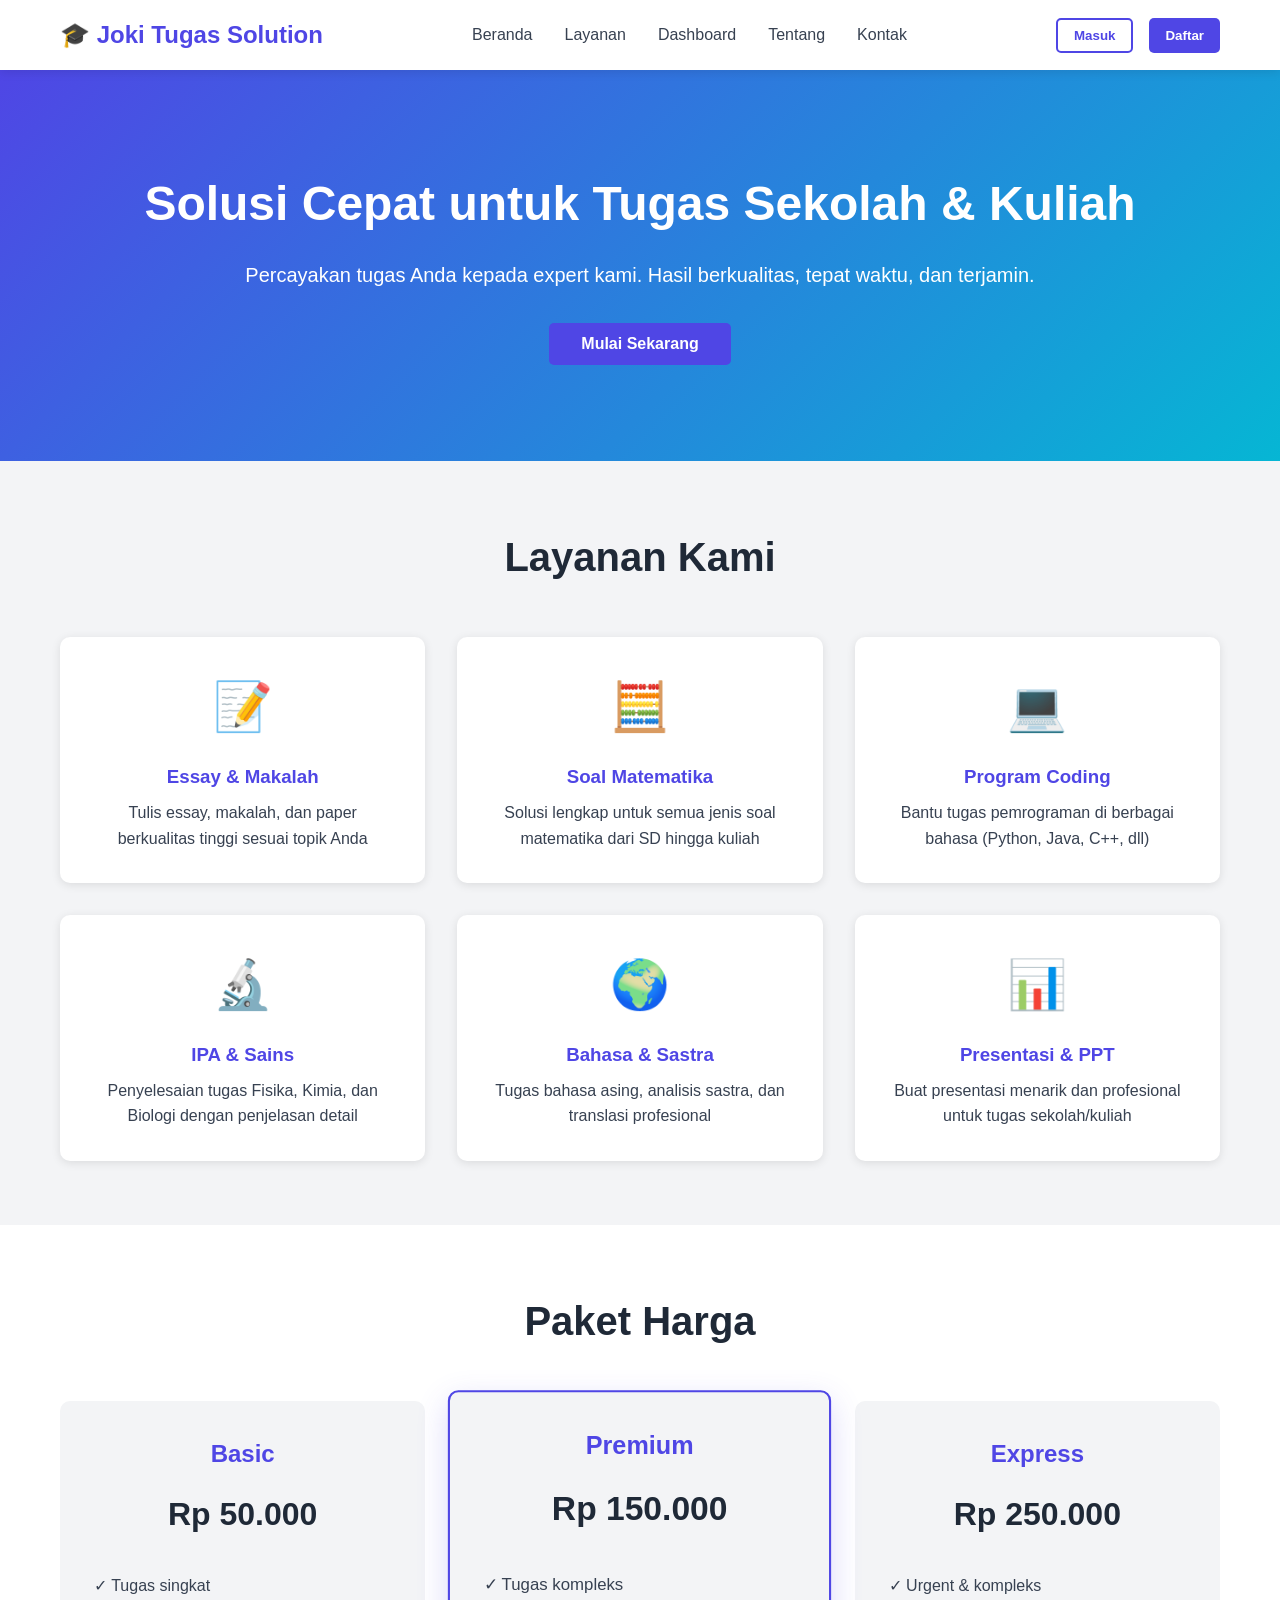
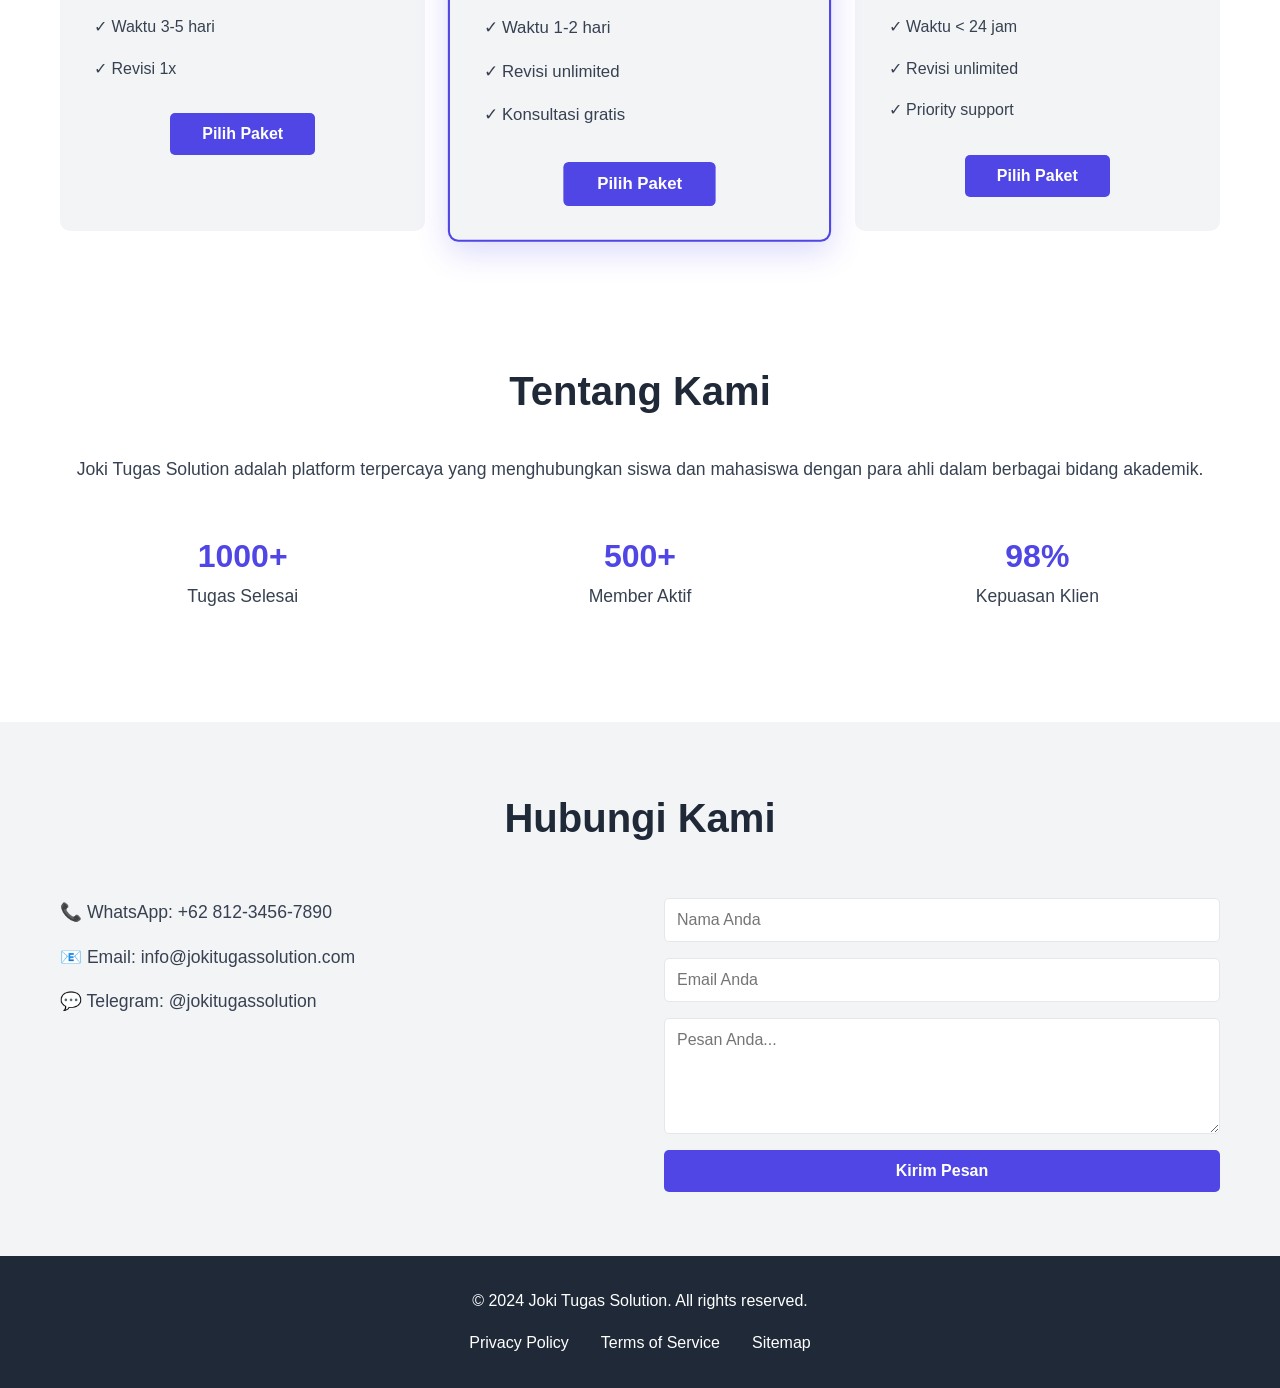
<file: index.html>
<!DOCTYPE html>
<html lang="id">
<head>
    <meta charset="UTF-8">
    <meta name="viewport" content="width=device-width, initial-scale=1.0">
    <title>Joki Tugas Solution - Platform Jasa Tugas Online</title>
    <link rel="stylesheet" href="style.css">
</head>
<body>
    <!-- Header/Navigation -->
    <header>
        <nav class="navbar">
            <div class="container">
                <div class="logo">
                    <h1>🎓 Joki Tugas Solution</h1>
                </div>
                <ul class="nav-links">
                    <li><a href="#home">Beranda</a></li>
                    <li><a href="#layanan">Layanan</a></li>
                    <li><a href="#dashboard">Dashboard</a></li>
                    <li><a href="#tentang">Tentang</a></li>
                    <li><a href="#kontak">Kontak</a></li>
                </ul>
                <div class="auth-buttons">
                    <button class="btn-login" onclick="showLogin()">Masuk</button>
                    <button class="btn-register" onclick="showRegister()">Daftar</button>
                </div>
            </div>
        </nav>
    </header>

    <!-- Hero Section -->
    <section id="home" class="hero">
        <div class="container">
            <div class="hero-content">
                <h2>Solusi Cepat untuk Tugas Sekolah & Kuliah</h2>
                <p>Percayakan tugas Anda kepada expert kami. Hasil berkualitas, tepat waktu, dan terjamin.</p>
                <button class="btn-primary" onclick="scrollTo('layanan')">Mulai Sekarang</button>
            </div>
        </div>
    </section>

    <!-- Layanan Section -->
    <section id="layanan" class="layanan">
        <div class="container">
            <h2>Layanan Kami</h2>
            <div class="layanan-grid">
                <div class="layanan-card">
                    <div class="icon">📝</div>
                    <h3>Essay & Makalah</h3>
                    <p>Tulis essay, makalah, dan paper berkualitas tinggi sesuai topik Anda</p>
                </div>
                <div class="layanan-card">
                    <div class="icon">🧮</div>
                    <h3>Soal Matematika</h3>
                    <p>Solusi lengkap untuk semua jenis soal matematika dari SD hingga kuliah</p>
                </div>
                <div class="layanan-card">
                    <div class="icon">💻</div>
                    <h3>Program Coding</h3>
                    <p>Bantu tugas pemrograman di berbagai bahasa (Python, Java, C++, dll)</p>
                </div>
                <div class="layanan-card">
                    <div class="icon">🔬</div>
                    <h3>IPA & Sains</h3>
                    <p>Penyelesaian tugas Fisika, Kimia, dan Biologi dengan penjelasan detail</p>
                </div>
                <div class="layanan-card">
                    <div class="icon">🌍</div>
                    <h3>Bahasa & Sastra</h3>
                    <p>Tugas bahasa asing, analisis sastra, dan translasi profesional</p>
                </div>
                <div class="layanan-card">
                    <div class="icon">📊</div>
                    <h3>Presentasi & PPT</h3>
                    <p>Buat presentasi menarik dan profesional untuk tugas sekolah/kuliah</p>
                </div>
            </div>
        </div>
    </section>

    <!-- Paket Harga -->
    <section id="pricing" class="pricing">
        <div class="container">
            <h2>Paket Harga</h2>
            <div class="pricing-grid">
                <div class="pricing-card">
                    <h3>Basic</h3>
                    <div class="price">Rp 50.000</div>
                    <ul>
                        <li>✓ Tugas singkat</li>
                        <li>✓ Waktu 3-5 hari</li>
                        <li>✓ Revisi 1x</li>
                    </ul>
                    <button class="btn-primary">Pilih Paket</button>
                </div>
                <div class="pricing-card featured">
                    <h3>Premium</h3>
                    <div class="price">Rp 150.000</div>
                    <ul>
                        <li>✓ Tugas kompleks</li>
                        <li>✓ Waktu 1-2 hari</li>
                        <li>✓ Revisi unlimited</li>
                        <li>✓ Konsultasi gratis</li>
                    </ul>
                    <button class="btn-primary">Pilih Paket</button>
                </div>
                <div class="pricing-card">
                    <h3>Express</h3>
                    <div class="price">Rp 250.000</div>
                    <ul>
                        <li>✓ Urgent & kompleks</li>
                        <li>✓ Waktu < 24 jam</li>
                        <li>✓ Revisi unlimited</li>
                        <li>✓ Priority support</li>
                    </ul>
                    <button class="btn-primary">Pilih Paket</button>
                </div>
            </div>
        </div>
    </section>

    <!-- Dashboard Member -->
    <section id="dashboard" class="dashboard hidden">
        <div class="container">
            <h2>Dashboard Member</h2>
            <div class="dashboard-content">
                <div class="sidebar">
                    <ul class="dashboard-menu">
                        <li><a href="#" onclick="showDashboardSection('pesanan')">Pesanan Saya</a></li>
                        <li><a href="#" onclick="showDashboardSection('buat-pesanan')">Buat Pesanan Baru</a></li>
                        <li><a href="#" onclick="showDashboardSection('riwayat')">Riwayat</a></li>
                        <li><a href="#" onclick="showDashboardSection('profil')">Profil</a></li>
                        <li><a href="#" onclick="logout()">Logout</a></li>
                    </ul>
                </div>
                <div class="main-content">
                    <div id="pesanan" class="dashboard-section">
                        <h3>Pesanan Saya</h3>
                        <div class="orders-list">
                            <!-- Orders akan ditampilkan di sini -->
                        </div>
                    </div>
                    <div id="buat-pesanan" class="dashboard-section hidden">
                        <h3>Buat Pesanan Baru</h3>
                        <form class="order-form">
                            <div class="form-group">
                                <label>Jenis Tugas</label>
                                <select required>
                                    <option>Pilih Jenis Tugas</option>
                                    <option>Essay & Makalah</option>
                                    <option>Soal Matematika</option>
                                    <option>Program Coding</option>
                                    <option>IPA & Sains</option>
                                    <option>Bahasa & Sastra</option>
                                    <option>Presentasi & PPT</option>
                                </select>
                            </div>
                            <div class="form-group">
                                <label>Judul Tugas</label>
                                <input type="text" placeholder="Masukkan judul tugas" required>
                            </div>
                            <div class="form-group">
                                <label>Deskripsi Detail</label>
                                <textarea placeholder="Jelaskan tugas Anda secara detail..." rows="5" required></textarea>
                            </div>
                            <div class="form-group">
                                <label>Batas Waktu</label>
                                <input type="date" required>
                            </div>
                            <div class="form-group">
                                <label>Paket</label>
                                <select required>
                                    <option>Basic - Rp 50.000</option>
                                    <option>Premium - Rp 150.000</option>
                                    <option>Express - Rp 250.000</option>
                                </select>
                            </div>
                            <button type="submit" class="btn-primary">Buat Pesanan</button>
                        </form>
                    </div>
                </div>
            </div>
        </div>
    </section>

    <!-- Tentang Section -->
    <section id="tentang" class="tentang">
        <div class="container">
            <h2>Tentang Kami</h2>
            <div class="tentang-content">
                <p>Joki Tugas Solution adalah platform terpercaya yang menghubungkan siswa dan mahasiswa dengan para ahli dalam berbagai bidang akademik.</p>
                <div class="stats">
                    <div class="stat-item">
                        <h4>1000+</h4>
                        <p>Tugas Selesai</p>
                    </div>
                    <div class="stat-item">
                        <h4>500+</h4>
                        <p>Member Aktif</p>
                    </div>
                    <div class="stat-item">
                        <h4>98%</h4>
                        <p>Kepuasan Klien</p>
                    </div>
                </div>
            </div>
        </div>
    </section>

    <!-- Kontak Section -->
    <section id="kontak" class="kontak">
        <div class="container">
            <h2>Hubungi Kami</h2>
            <div class="kontak-content">
                <div class="kontak-info">
                    <p>📞 WhatsApp: +62 812-3456-7890</p>
                    <p>📧 Email: info@jokitugassolution.com</p>
                    <p>💬 Telegram: @jokitugassolution</p>
                </div>
                <form class="kontak-form">
                    <input type="text" placeholder="Nama Anda" required>
                    <input type="email" placeholder="Email Anda" required>
                    <textarea placeholder="Pesan Anda..." rows="5" required></textarea>
                    <button type="submit" class="btn-primary">Kirim Pesan</button>
                </form>
            </div>
        </div>
    </section>

    <!-- Modal Login -->
    <div id="loginModal" class="modal hidden">
        <div class="modal-content">
            <span class="close" onclick="closeLogin()">&times;</span>
            <h2>Masuk ke Akun Anda</h2>
            <form id="loginForm">
                <div class="form-group">
                    <label>Email</label>
                    <input type="email" id="loginEmail" required>
                </div>
                <div class="form-group">
                    <label>Password</label>
                    <input type="password" id="loginPassword" required>
                </div>
                <button type="submit" class="btn-primary">Masuk</button>
                <p>Belum punya akun? <a href="#" onclick="toggleModals()">Daftar di sini</a></p>
            </form>
        </div>
    </div>

    <!-- Modal Register -->
    <div id="registerModal" class="modal hidden">
        <div class="modal-content">
            <span class="close" onclick="closeRegister()">&times;</span>
            <h2>Daftar Akun Baru</h2>
            <form id="registerForm">
                <div class="form-group">
                    <label>Nama Lengkap</label>
                    <input type="text" id="registerName" required>
                </div>
                <div class="form-group">
                    <label>Email</label>
                    <input type="email" id="registerEmail" required>
                </div>
                <div class="form-group">
                    <label>No. WhatsApp</label>
                    <input type="tel" id="registerPhone" required>
                </div>
                <div class="form-group">
                    <label>Password</label>
                    <input type="password" id="registerPassword" required>
                </div>
                <div class="form-group">
                    <label>Konfirmasi Password</label>
                    <input type="password" id="confirmPassword" required>
                </div>
                <button type="submit" class="btn-primary">Daftar</button>
                <p>Sudah punya akun? <a href="#" onclick="toggleModals()">Masuk di sini</a></p>
            </form>
        </div>
    </div>

    <!-- Footer -->
    <footer>
        <div class="container">
            <p>&copy; 2024 Joki Tugas Solution. All rights reserved.</p>
            <div class="footer-links">
                <a href="#">Privacy Policy</a>
                <a href="#">Terms of Service</a>
                <a href="#">Sitemap</a>
            </div>
        </div>
    </footer>

    <script src="script.js"></script>
</body>
</html>
</file>
<file: style.css>
* {
    margin: 0;
    padding: 0;
    box-sizing: border-box;
}

:root {
    --primary-color: #4f46e5;
    --secondary-color: #06b6d4;
    --success-color: #10b981;
    --danger-color: #ef4444;
    --dark-color: #1f2937;
    --light-color: #f3f4f6;
    --text-color: #374151;
}

body {
    font-family: 'Segoe UI', Tahoma, Geneva, Verdana, sans-serif;
    line-height: 1.6;
    color: var(--text-color);
}

.container {
    max-width: 1200px;
    margin: 0 auto;
    padding: 0 20px;
}

/* Header & Navigation */
header {
    background-color: white;
    box-shadow: 0 2px 10px rgba(0, 0, 0, 0.1);
    position: sticky;
    top: 0;
    z-index: 100;
}

.navbar {
    padding: 1rem 0;
}

.navbar .container {
    display: flex;
    justify-content: space-between;
    align-items: center;
}

.logo h1 {
    color: var(--primary-color);
    font-size: 1.5rem;
}

.nav-links {
    display: flex;
    list-style: none;
    gap: 2rem;
}

.nav-links a {
    text-decoration: none;
    color: var(--text-color);
    font-weight: 500;
    transition: color 0.3s;
}

.nav-links a:hover {
    color: var(--primary-color);
}

.auth-buttons {
    display: flex;
    gap: 1rem;
}

.btn-login, .btn-register {
    padding: 0.5rem 1rem;
    border: none;
    border-radius: 5px;
    cursor: pointer;
    font-weight: 600;
    transition: all 0.3s;
}

.btn-login {
    background-color: transparent;
    color: var(--primary-color);
    border: 2px solid var(--primary-color);
}

.btn-login:hover {
    background-color: var(--primary-color);
    color: white;
}

.btn-register {
    background-color: var(--primary-color);
    color: white;
}

.btn-register:hover {
    background-color: #4338ca;
}

/* Buttons */
.btn-primary {
    padding: 0.75rem 2rem;
    background-color: var(--primary-color);
    color: white;
    border: none;
    border-radius: 5px;
    cursor: pointer;
    font-weight: 600;
    font-size: 1rem;
    transition: all 0.3s;
}

.btn-primary:hover {
    background-color: #4338ca;
    transform: translateY(-2px);
    box-shadow: 0 5px 15px rgba(79, 70, 229, 0.3);
}

/* Hero Section */
.hero {
    background: linear-gradient(135deg, var(--primary-color), var(--secondary-color));
    color: white;
    padding: 6rem 0;
    text-align: center;
}

.hero-content h2 {
    font-size: 3rem;
    margin-bottom: 1rem;
}

.hero-content p {
    font-size: 1.25rem;
    margin-bottom: 2rem;
}

/* Layanan Section */
.layanan {
    padding: 4rem 0;
    background-color: var(--light-color);
}

.layanan h2 {
    text-align: center;
    font-size: 2.5rem;
    margin-bottom: 3rem;
    color: var(--dark-color);
}

.layanan-grid {
    display: grid;
    grid-template-columns: repeat(auto-fit, minmax(300px, 1fr));
    gap: 2rem;
}

.layanan-card {
    background-color: white;
    padding: 2rem;
    border-radius: 10px;
    text-align: center;
    box-shadow: 0 2px 10px rgba(0, 0, 0, 0.1);
    transition: all 0.3s;
}

.layanan-card:hover {
    transform: translateY(-5px);
    box-shadow: 0 5px 20px rgba(0, 0, 0, 0.15);
}

.layanan-card .icon {
    font-size: 3rem;
    margin-bottom: 1rem;
}

.layanan-card h3 {
    color: var(--primary-color);
    margin-bottom: 0.5rem;
}

/* Pricing Section */
.pricing {
    padding: 4rem 0;
    background-color: white;
}

.pricing h2 {
    text-align: center;
    font-size: 2.5rem;
    margin-bottom: 3rem;
    color: var(--dark-color);
}

.pricing-grid {
    display: grid;
    grid-template-columns: repeat(auto-fit, minmax(300px, 1fr));
    gap: 2rem;
}

.pricing-card {
    background-color: var(--light-color);
    padding: 2rem;
    border-radius: 10px;
    text-align: center;
    border: 2px solid transparent;
    transition: all 0.3s;
}

.pricing-card.featured {
    border-color: var(--primary-color);
    transform: scale(1.05);
    box-shadow: 0 10px 30px rgba(79, 70, 229, 0.2);
}

.pricing-card h3 {
    color: var(--primary-color);
    font-size: 1.5rem;
    margin-bottom: 1rem;
}

.price {
    font-size: 2rem;
    font-weight: bold;
    color: var(--dark-color);
    margin-bottom: 1rem;
}

.pricing-card ul {
    list-style: none;
    margin: 1.5rem 0;
    text-align: left;
}

.pricing-card li {
    padding: 0.5rem 0;
}

/* Dashboard */
.dashboard {
    padding: 2rem 0;
    background-color: var(--light-color);
    min-height: calc(100vh - 200px);
}

.dashboard-content {
    display: grid;
    grid-template-columns: 250px 1fr;
    gap: 2rem;
    background-color: white;
    border-radius: 10px;
    overflow: hidden;
}

.sidebar {
    background-color: var(--dark-color);
    padding: 2rem 0;
}

.dashboard-menu {
    list-style: none;
}

.dashboard-menu li {
    border-bottom: 1px solid rgba(255, 255, 255, 0.1);
}

.dashboard-menu a {
    display: block;
    color: white;
    text-decoration: none;
    padding: 1rem 1.5rem;
    transition: all 0.3s;
}

.dashboard-menu a:hover {
    background-color: var(--primary-color);
}

.main-content {
    padding: 2rem;
}

.dashboard-section {
    display: none;
}

.dashboard-section.active {
    display: block;
}

.orders-list {
    background-color: var(--light-color);
    padding: 2rem;
    border-radius: 10px;
}

.order-form {
    max-width: 500px;
}

.form-group {
    margin-bottom: 1.5rem;
}

.form-group label {
    display: block;
    margin-bottom: 0.5rem;
    font-weight: 600;
    color: var(--dark-color);
}

.form-group input,
.form-group select,
.form-group textarea {
    width: 100%;
    padding: 0.75rem;
    border: 1px solid #e5e7eb;
    border-radius: 5px;
    font-family: inherit;
    font-size: 1rem;
}

.form-group input:focus,
.form-group select:focus,
.form-group textarea:focus {
    outline: none;
    border-color: var(--primary-color);
    box-shadow: 0 0 0 3px rgba(79, 70, 229, 0.1);
}

/* Tentang Section */
.tentang {
    padding: 4rem 0;
    background-color: white;
    text-align: center;
}

.tentang h2 {
    font-size: 2.5rem;
    margin-bottom: 2rem;
    color: var(--dark-color);
}

.tentang-content p {
    font-size: 1.1rem;
    margin-bottom: 3rem;
    color: var(--text-color);
}

.stats {
    display: grid;
    grid-template-columns: repeat(auto-fit, minmax(150px, 1fr));
    gap: 2rem;
}

.stat-item h4 {
    font-size: 2rem;
    color: var(--primary-color);
}

.stat-item p {
    color: var(--text-color);
}

/* Kontak Section */
.kontak {
    padding: 4rem 0;
    background-color: var(--light-color);
}

.kontak h2 {
    text-align: center;
    font-size: 2.5rem;
    margin-bottom: 3rem;
    color: var(--dark-color);
}

.kontak-content {
    display: grid;
    grid-template-columns: 1fr 1fr;
    gap: 3rem;
}

.kontak-info {
    font-size: 1.1rem;
}

.kontak-info p {
    margin-bottom: 1rem;
}

.kontak-form {
    display: flex;
    flex-direction: column;
    gap: 1rem;
}

.kontak-form input,
.kontak-form textarea {
    padding: 0.75rem;
    border: 1px solid #e5e7eb;
    border-radius: 5px;
    font-family: inherit;
    font-size: 1rem;
}

.kontak-form input:focus,
.kontak-form textarea:focus {
    outline: none;
    border-color: var(--primary-color);
    box-shadow: 0 0 0 3px rgba(79, 70, 229, 0.1);
}

/* Modal */
.modal {
    display: none;
    position: fixed;
    z-index: 1000;
    left: 0;
    top: 0;
    width: 100%;
    height: 100%;
    background-color: rgba(0, 0, 0, 0.5);
    animation: fadeIn 0.3s;
}

.modal.hidden {
    display: none;
}

.modal-content {
    background-color: white;
    margin: 5% auto;
    padding: 2rem;
    border-radius: 10px;
    width: 90%;
    max-width: 500px;
    box-shadow: 0 5px 30px rgba(0, 0, 0, 0.3);
}

.close {
    color: var(--text-color);
    float: right;
    font-size: 2rem;
    font-weight: bold;
    cursor: pointer;
}

.close:hover {
    color: var(--danger-color);
}

.modal-content h2 {
    margin-bottom: 1.5rem;
    color: var(--dark-color);
}

.modal-content form {
    display: flex;
    flex-direction: column;
}

.modal-content p {
    margin-top: 1rem;
    text-align: center;
}

.modal-content a {
    color: var(--primary-color);
    text-decoration: none;
}

/* Footer */
footer {
    background-color: var(--dark-color);
    color: white;
    padding: 2rem 0;
    text-align: center;
}

.footer-links {
    margin-top: 1rem;
    display: flex;
    justify-content: center;
    gap: 2rem;
}

.footer-links a {
    color: white;
    text-decoration: none;
}

.footer-links a:hover {
    color: var(--primary-color);
}

/* Utility Classes */
.hidden {
    display: none !important;
}

@keyframes fadeIn {
    from {
        opacity: 0;
    }
    to {
        opacity: 1;
    }
}

/* Responsive Design */
@media (max-width: 768px) {
    .nav-links {
        display: none;
    }

    .hero-content h2 {
        font-size: 2rem;
    }

    .layanan-grid,
    .pricing-grid {
        grid-template-columns: 1fr;
    }

    .pricing-card.featured {
        transform: scale(1);
    }

    .dashboard-content {
        grid-template-columns: 1fr;
    }

    .sidebar {
        display: flex;
        border-bottom: 1px solid #e5e7eb;
    }

    .dashboard-menu {
        display: flex;
    }

    .dashboard-menu li {
        border: none;
        border-right: 1px solid rgba(255, 255, 255, 0.1);
    }

    .kontak-content {
        grid-template-columns: 1fr;
    }
}
</file>
